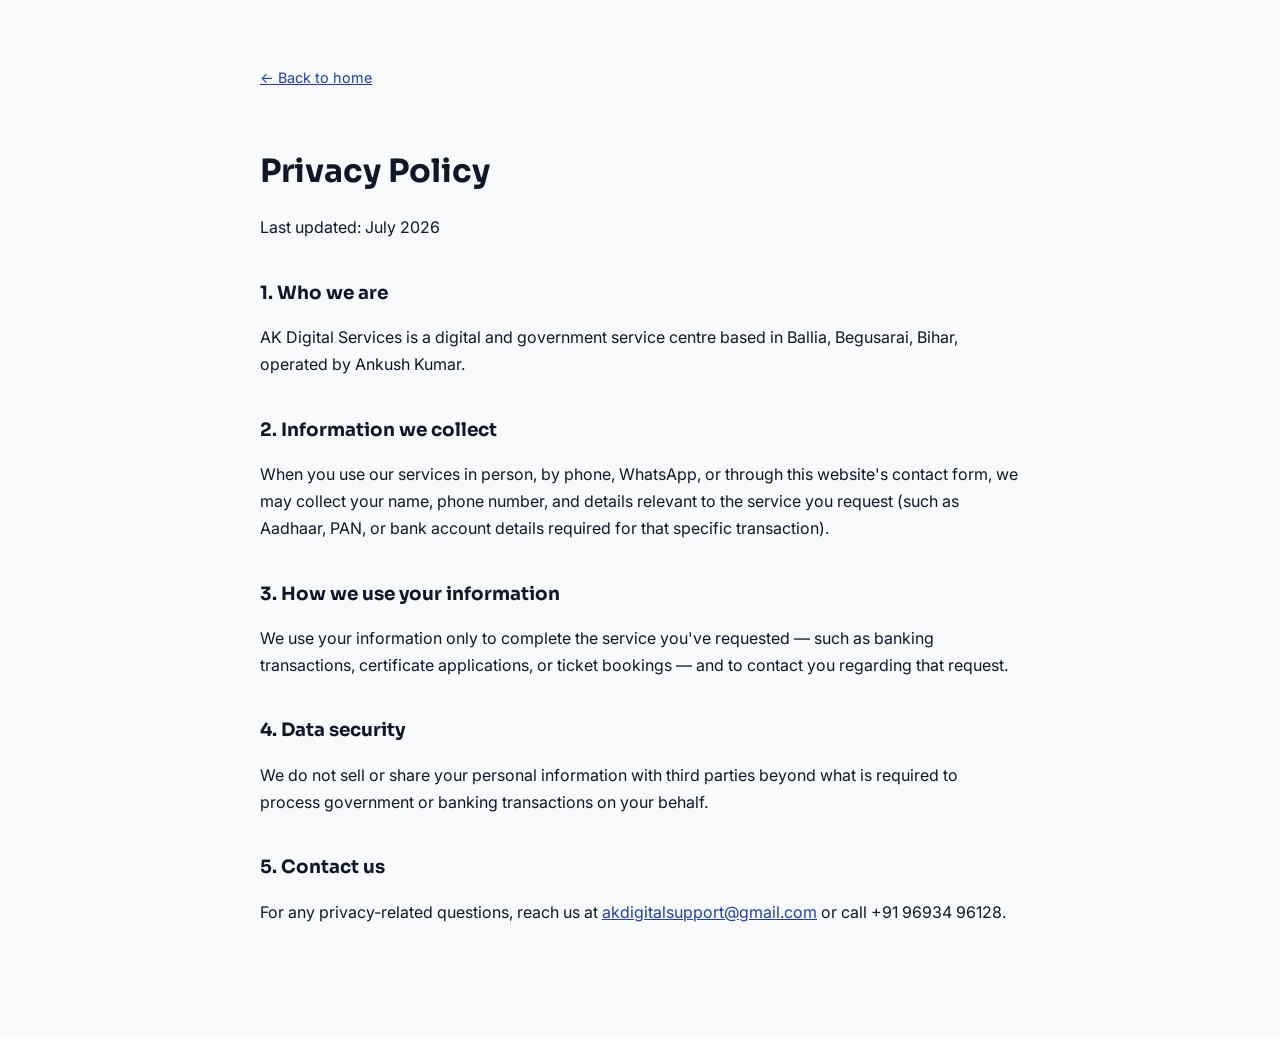
<file: privacy.html>
<!DOCTYPE html>
<html lang="en">
<head>
<meta charset="UTF-8">
<meta name="viewport" content="width=device-width, initial-scale=1.0">
<title>Privacy Policy — AK Digital Services</title>
<link rel="icon" type="image/svg+xml" href="favicon.svg">
<link href="https://fonts.googleapis.com/css2?family=Sora:wght@700&family=Inter:wght@400;500&display=swap" rel="stylesheet">
<style>
  body{font-family:'Inter',sans-serif;max-width:760px;margin:0 auto;padding:4rem 1.5rem 6rem;color:#0F172A;line-height:1.7;background:#F8FAFC;}
  h1{font-family:'Sora',sans-serif;margin-bottom:.5rem;}
  h2{font-family:'Sora',sans-serif;margin-top:2.2rem;margin-bottom:.6rem;font-size:1.15rem;}
  a{color:#1E40AF;}
  .back{display:inline-block;margin-bottom:2rem;font-size:.9rem;}
</style>
</head>
<body>
  <a class="back" href="index.html">← Back to home</a>
  <h1>Privacy Policy</h1>
  <p>Last updated: July 2026</p>

  <h2>1. Who we are</h2>
  <p>AK Digital Services is a digital and government service centre based in Ballia, Begusarai, Bihar, operated by Ankush Kumar.</p>

  <h2>2. Information we collect</h2>
  <p>When you use our services in person, by phone, WhatsApp, or through this website's contact form, we may collect your name, phone number, and details relevant to the service you request (such as Aadhaar, PAN, or bank account details required for that specific transaction).</p>

  <h2>3. How we use your information</h2>
  <p>We use your information only to complete the service you've requested — such as banking transactions, certificate applications, or ticket bookings — and to contact you regarding that request.</p>

  <h2>4. Data security</h2>
  <p>We do not sell or share your personal information with third parties beyond what is required to process government or banking transactions on your behalf.</p>

  <h2>5. Contact us</h2>
  <p>For any privacy-related questions, reach us at <a href="mailto:akdigitalsupport@gmail.com">akdigitalsupport@gmail.com</a> or call +91 96934 96128.</p>
</body>
</html>
</file>
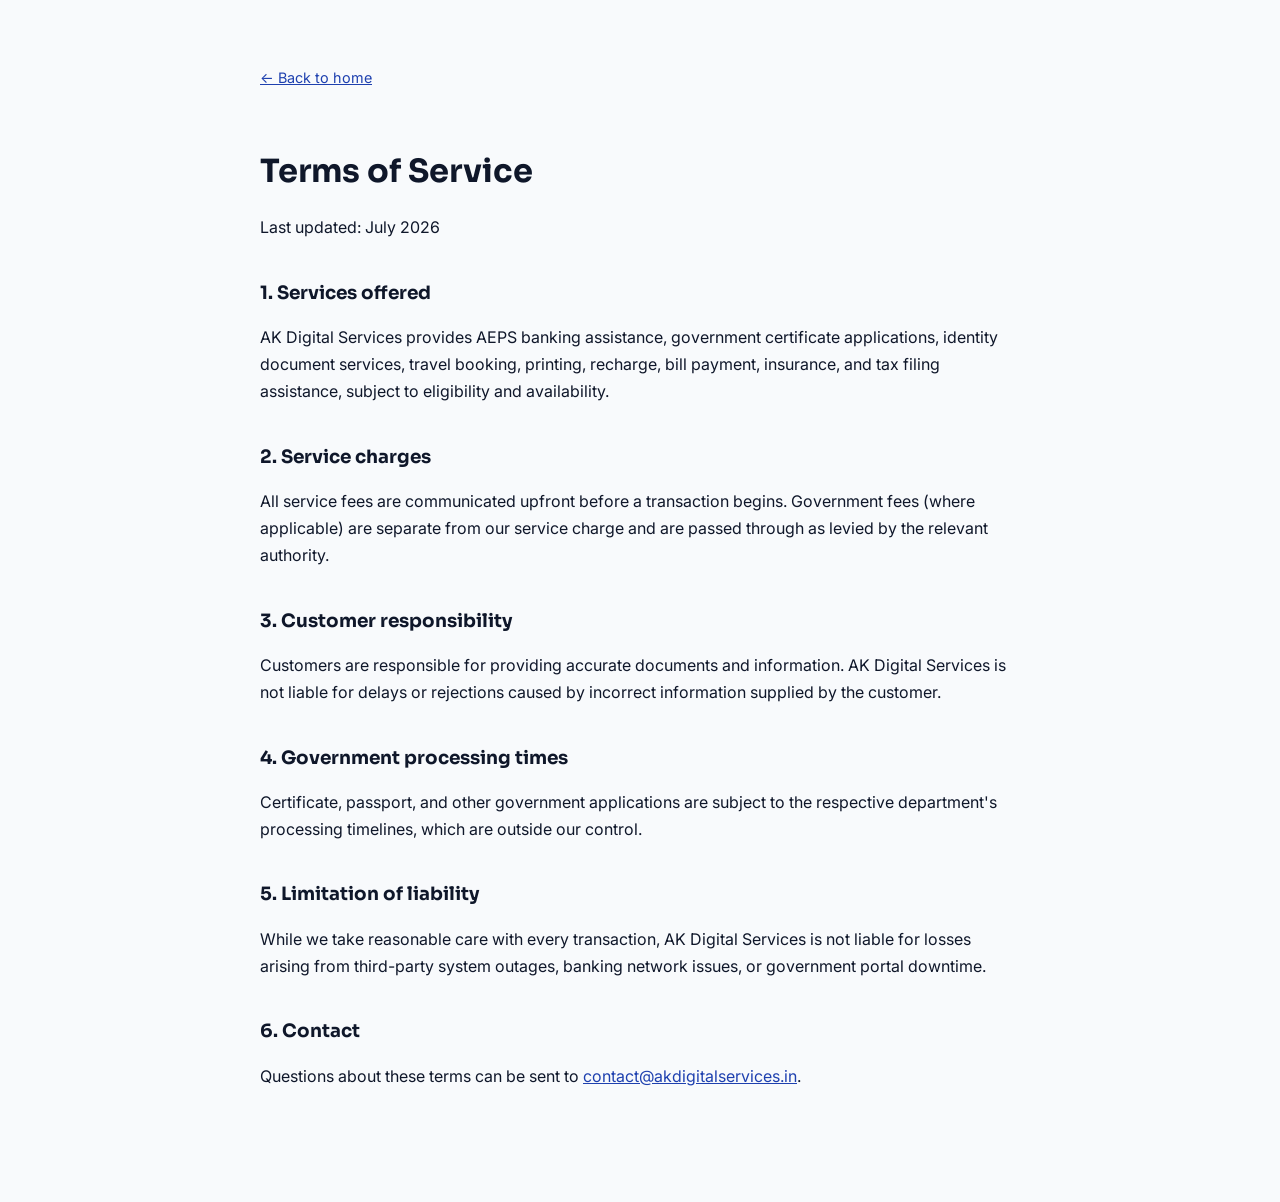
<file: terms.html>
<!DOCTYPE html>
<html lang="en">
<head>
<meta charset="UTF-8">
<meta name="viewport" content="width=device-width, initial-scale=1.0">
<title>Terms of Service — AK Digital Services</title>
<link rel="icon" type="image/svg+xml" href="favicon.svg">
<link href="https://fonts.googleapis.com/css2?family=Sora:wght@700&family=Inter:wght@400;500&display=swap" rel="stylesheet">
<style>
  body{font-family:'Inter',sans-serif;max-width:760px;margin:0 auto;padding:4rem 1.5rem 6rem;color:#0F172A;line-height:1.7;background:#F8FAFC;}
  h1{font-family:'Sora',sans-serif;margin-bottom:.5rem;}
  h2{font-family:'Sora',sans-serif;margin-top:2.2rem;margin-bottom:.6rem;font-size:1.15rem;}
  a{color:#1E40AF;}
  .back{display:inline-block;margin-bottom:2rem;font-size:.9rem;}
</style>
</head>
<body>
  <a class="back" href="index.html">← Back to home</a>
  <h1>Terms of Service</h1>
  <p>Last updated: July 2026</p>

  <h2>1. Services offered</h2>
  <p>AK Digital Services provides AEPS banking assistance, government certificate applications, identity document services, travel booking, printing, recharge, bill payment, insurance, and tax filing assistance, subject to eligibility and availability.</p>

  <h2>2. Service charges</h2>
  <p>All service fees are communicated upfront before a transaction begins. Government fees (where applicable) are separate from our service charge and are passed through as levied by the relevant authority.</p>

  <h2>3. Customer responsibility</h2>
  <p>Customers are responsible for providing accurate documents and information. AK Digital Services is not liable for delays or rejections caused by incorrect information supplied by the customer.</p>

  <h2>4. Government processing times</h2>
  <p>Certificate, passport, and other government applications are subject to the respective department's processing timelines, which are outside our control.</p>

  <h2>5. Limitation of liability</h2>
  <p>While we take reasonable care with every transaction, AK Digital Services is not liable for losses arising from third-party system outages, banking network issues, or government portal downtime.</p>

  <h2>6. Contact</h2>
  <p>Questions about these terms can be sent to <a href="mailto:contact@akdigitalservices.in">contact@akdigitalservices.in</a>.</p>
</body>
</html>
</file>
